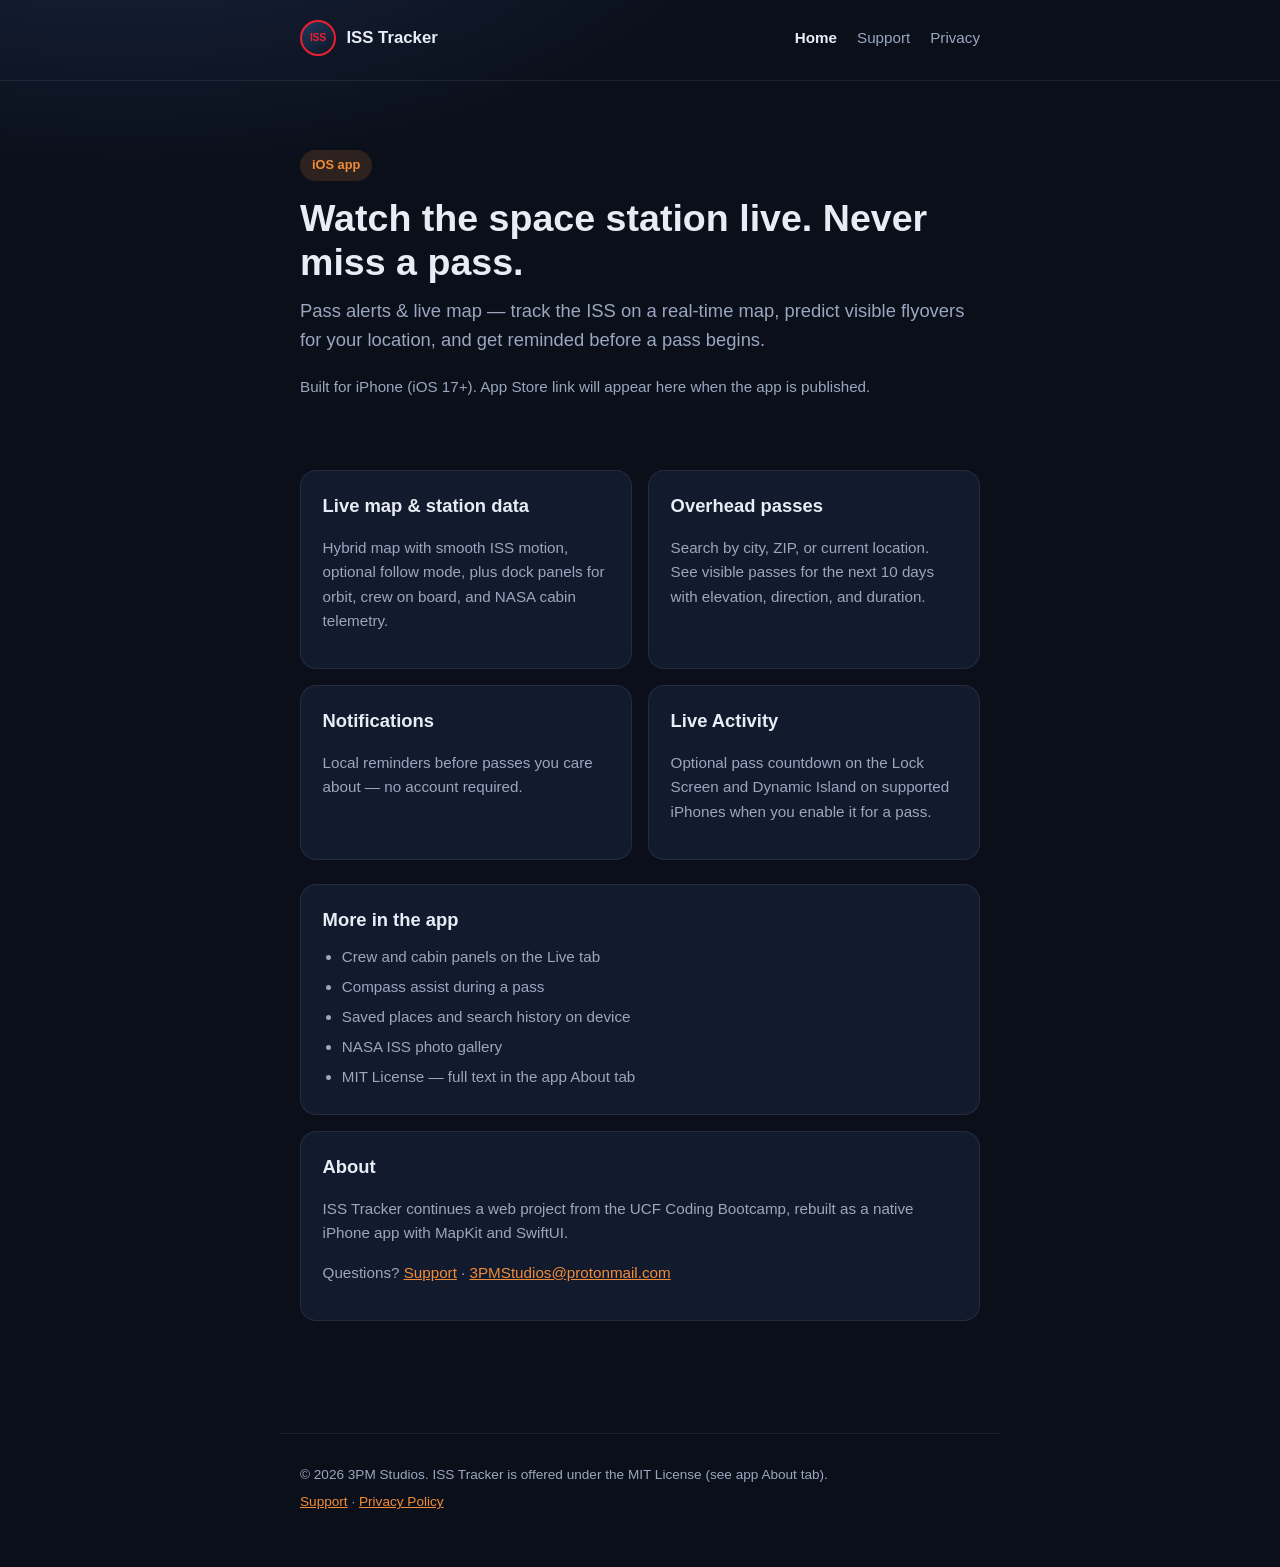
<file: docs/index.html>
<!DOCTYPE html>
<html lang="en">
  <head>
    <meta charset="utf-8" />
    <meta name="viewport" content="width=device-width, initial-scale=1" />
    <meta
      name="description"
      content="ISS Tracker for iPhone — live map, crew & cabin data, visible pass predictions, notifications, and Live Activity."
    />
    <title>ISS Tracker — Pass alerts &amp; live map</title>
    <link rel="stylesheet" href="site.css" />
  </head>
  <body>
    <header class="site-header">
      <div class="wrap">
        <a class="logo" href="index.html">
          <span class="logo-mark" aria-hidden="true">ISS</span>
          ISS Tracker
        </a>
        <nav aria-label="Site">
          <a href="index.html" aria-current="page">Home</a>
          <a href="support.html">Support</a>
          <a href="privacy.html">Privacy</a>
        </nav>
      </div>
    </header>

    <main class="wrap">
      <section class="hero">
        <p class="badge">iOS app</p>
        <h1>Watch the space station live. Never miss a pass.</h1>
        <p class="tagline">
          Pass alerts &amp; live map — track the ISS on a real-time map, predict visible
          flyovers for your location, and get reminded before a pass begins.
        </p>
        <p class="muted">
          Built for iPhone (iOS 17+). App Store link will appear here when the app is
          published.
        </p>
      </section>

      <div class="feature-grid">
        <article class="card">
          <h2>Live map &amp; station data</h2>
          <p class="muted">
            Hybrid map with smooth ISS motion, optional follow mode, plus dock panels for
            orbit, crew on board, and NASA cabin telemetry.
          </p>
        </article>
        <article class="card">
          <h2>Overhead passes</h2>
          <p class="muted">
            Search by city, ZIP, or current location. See visible passes for the next
            10 days with elevation, direction, and duration.
          </p>
        </article>
        <article class="card">
          <h2>Notifications</h2>
          <p class="muted">
            Local reminders before passes you care about — no account required.
          </p>
        </article>
        <article class="card">
          <h2>Live Activity</h2>
          <p class="muted">
            Optional pass countdown on the Lock Screen and Dynamic Island on supported
            iPhones when you enable it for a pass.
          </p>
        </article>
      </div>

      <article class="card">
        <h2>More in the app</h2>
        <ul class="muted">
          <li>Crew and cabin panels on the Live tab</li>
          <li>Compass assist during a pass</li>
          <li>Saved places and search history on device</li>
          <li>NASA ISS photo gallery</li>
          <li>MIT License — full text in the app About tab</li>
        </ul>
      </article>

      <article class="card">
        <h2>About</h2>
        <p class="muted">
          ISS Tracker continues a web project from the UCF Coding Bootcamp, rebuilt as a native iPhone app
          with MapKit and SwiftUI.
        </p>
        <p class="muted">
          Questions?
          <a href="support.html">Support</a>
          ·
          <a href="mailto:3PMStudios@protonmail.com">3PMStudios@protonmail.com</a>
        </p>
      </article>
    </main>

    <footer class="site-footer wrap">
      <p>© 2026 3PM Studios. ISS Tracker is offered under the MIT License (see app About tab).</p>
      <p>
        <a href="support.html">Support</a> · <a href="privacy.html">Privacy Policy</a>
      </p>
    </footer>
  </body>
</html>
</file>
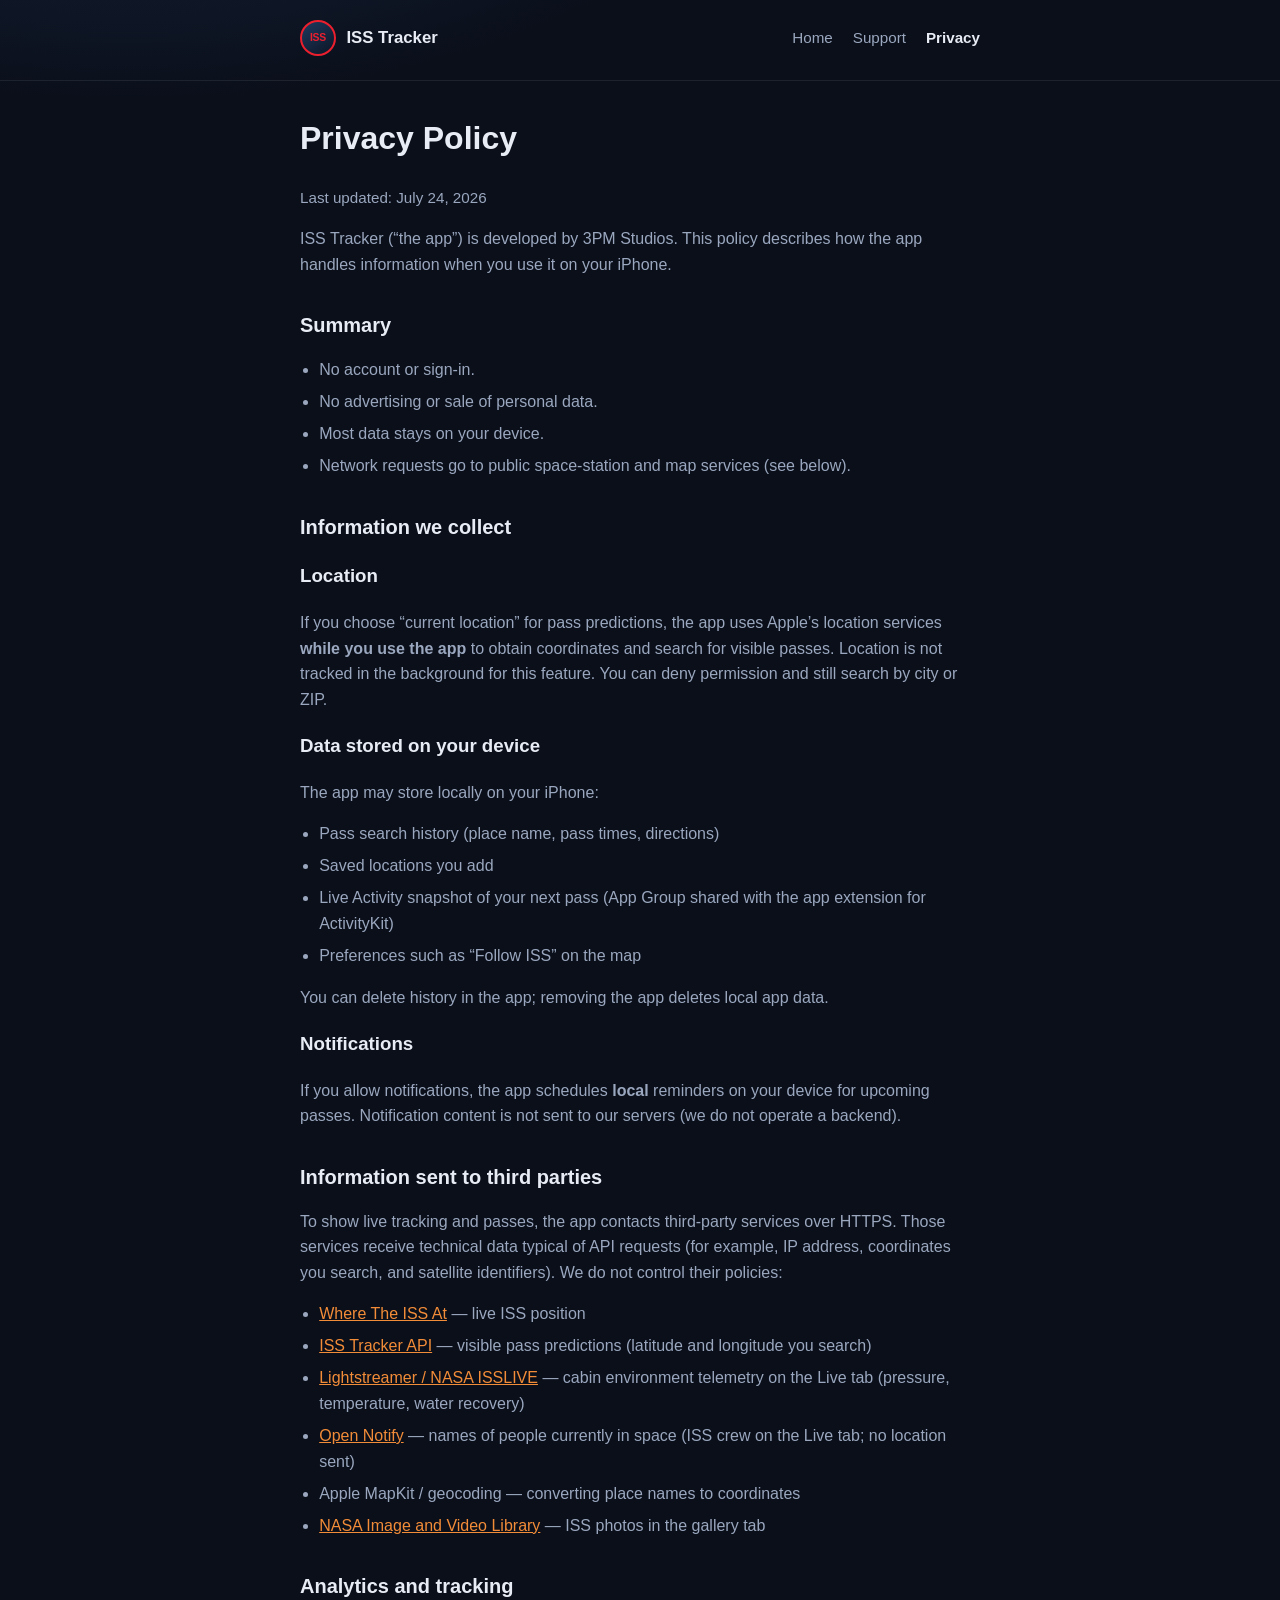
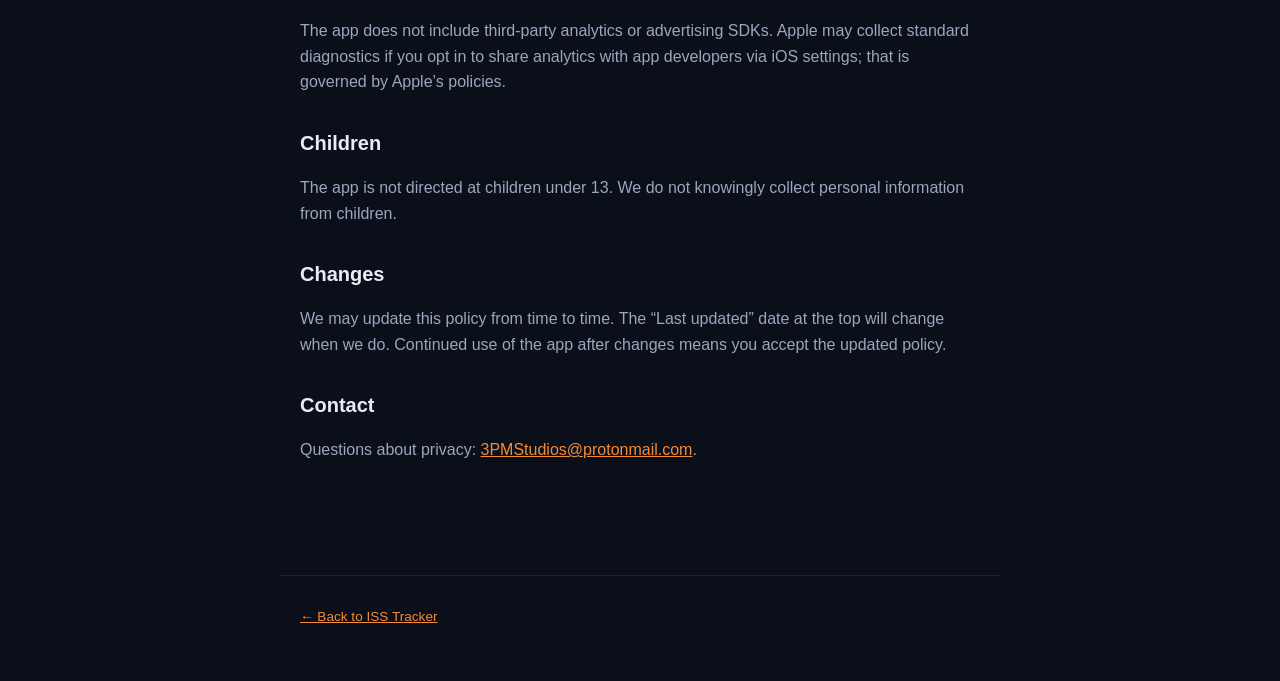
<file: docs/privacy.html>
<!DOCTYPE html>
<html lang="en">
  <head>
    <meta charset="utf-8" />
    <meta name="viewport" content="width=device-width, initial-scale=1" />
    <meta name="description" content="Privacy Policy for ISS Tracker on iPhone." />
    <title>Privacy Policy — ISS Tracker</title>
    <link rel="stylesheet" href="site.css" />
  </head>
  <body>
    <header class="site-header">
      <div class="wrap">
        <a class="logo" href="index.html">
          <span class="logo-mark" aria-hidden="true">ISS</span>
          ISS Tracker
        </a>
        <nav aria-label="Site">
          <a href="index.html">Home</a>
          <a href="support.html">Support</a>
          <a href="privacy.html" aria-current="page">Privacy</a>
        </nav>
      </div>
    </header>

    <main class="wrap prose">
      <h1>Privacy Policy</h1>
      <p class="muted">Last updated: July 24, 2026</p>

      <p>
        ISS Tracker (“the app”) is developed by 3PM Studios. This policy describes how
        the app handles information when you use it on your iPhone.
      </p>

      <h2>Summary</h2>
      <ul>
        <li>No account or sign-in.</li>
        <li>No advertising or sale of personal data.</li>
        <li>Most data stays on your device.</li>
        <li>Network requests go to public space-station and map services (see below).</li>
      </ul>

      <h2>Information we collect</h2>

      <h3>Location</h3>
      <p>
        If you choose “current location” for pass predictions, the app uses Apple’s
        location services <strong>while you use the app</strong> to obtain coordinates and
        search for visible passes. Location is not tracked in the background for this feature.
        You can deny permission and still search by city or ZIP.
      </p>

      <h3>Data stored on your device</h3>
      <p>The app may store locally on your iPhone:</p>
      <ul>
        <li>Pass search history (place name, pass times, directions)</li>
        <li>Saved locations you add</li>
        <li>Live Activity snapshot of your next pass (App Group shared with the app extension for ActivityKit)</li>
        <li>Preferences such as “Follow ISS” on the map</li>
      </ul>
      <p>You can delete history in the app; removing the app deletes local app data.</p>

      <h3>Notifications</h3>
      <p>
        If you allow notifications, the app schedules <strong>local</strong> reminders on
        your device for upcoming passes. Notification content is not sent to our servers
        (we do not operate a backend).
      </p>

      <h2>Information sent to third parties</h2>
      <p>
        To show live tracking and passes, the app contacts third-party services over HTTPS.
        Those services receive technical data typical of API requests (for example, IP
        address, coordinates you search, and satellite identifiers). We do not control their
        policies:
      </p>
      <ul>
        <li>
          <a href="https://wheretheiss.at/">Where The ISS At</a> — live ISS position
        </li>
        <li>
          <a href="https://iss.cdnspace.ca/">ISS Tracker API</a> — visible pass predictions
          (latitude and longitude you search)
        </li>
        <li>
          <a href="https://lightstreamer.com/">Lightstreamer / NASA ISSLIVE</a> — cabin
          environment telemetry on the Live tab (pressure, temperature, water recovery)
        </li>
        <li>
          <a href="http://open-notify.org/">Open Notify</a> — names of people currently in
          space (ISS crew on the Live tab; no location sent)
        </li>
        <li>Apple MapKit / geocoding — converting place names to coordinates</li>
        <li>
          <a href="https://images.nasa.gov/">NASA Image and Video Library</a> — ISS photos
          in the gallery tab
        </li>
      </ul>

      <h2>Analytics and tracking</h2>
      <p>
        The app does not include third-party analytics or advertising SDKs. Apple may
        collect standard diagnostics if you opt in to share analytics with app developers
        via iOS settings; that is governed by Apple’s policies.
      </p>

      <h2>Children</h2>
      <p>
        The app is not directed at children under 13. We do not knowingly collect personal
        information from children.
      </p>

      <h2>Changes</h2>
      <p>
        We may update this policy from time to time. The “Last updated” date at the top
        will change when we do. Continued use of the app after changes means you accept
        the updated policy.
      </p>

      <h2>Contact</h2>
      <p>
        Questions about privacy:
        <a href="mailto:3PMStudios@protonmail.com">3PMStudios@protonmail.com</a>.
      </p>
    </main>

    <footer class="site-footer wrap">
      <p><a href="index.html">← Back to ISS Tracker</a></p>
    </footer>
  </body>
</html>
</file>
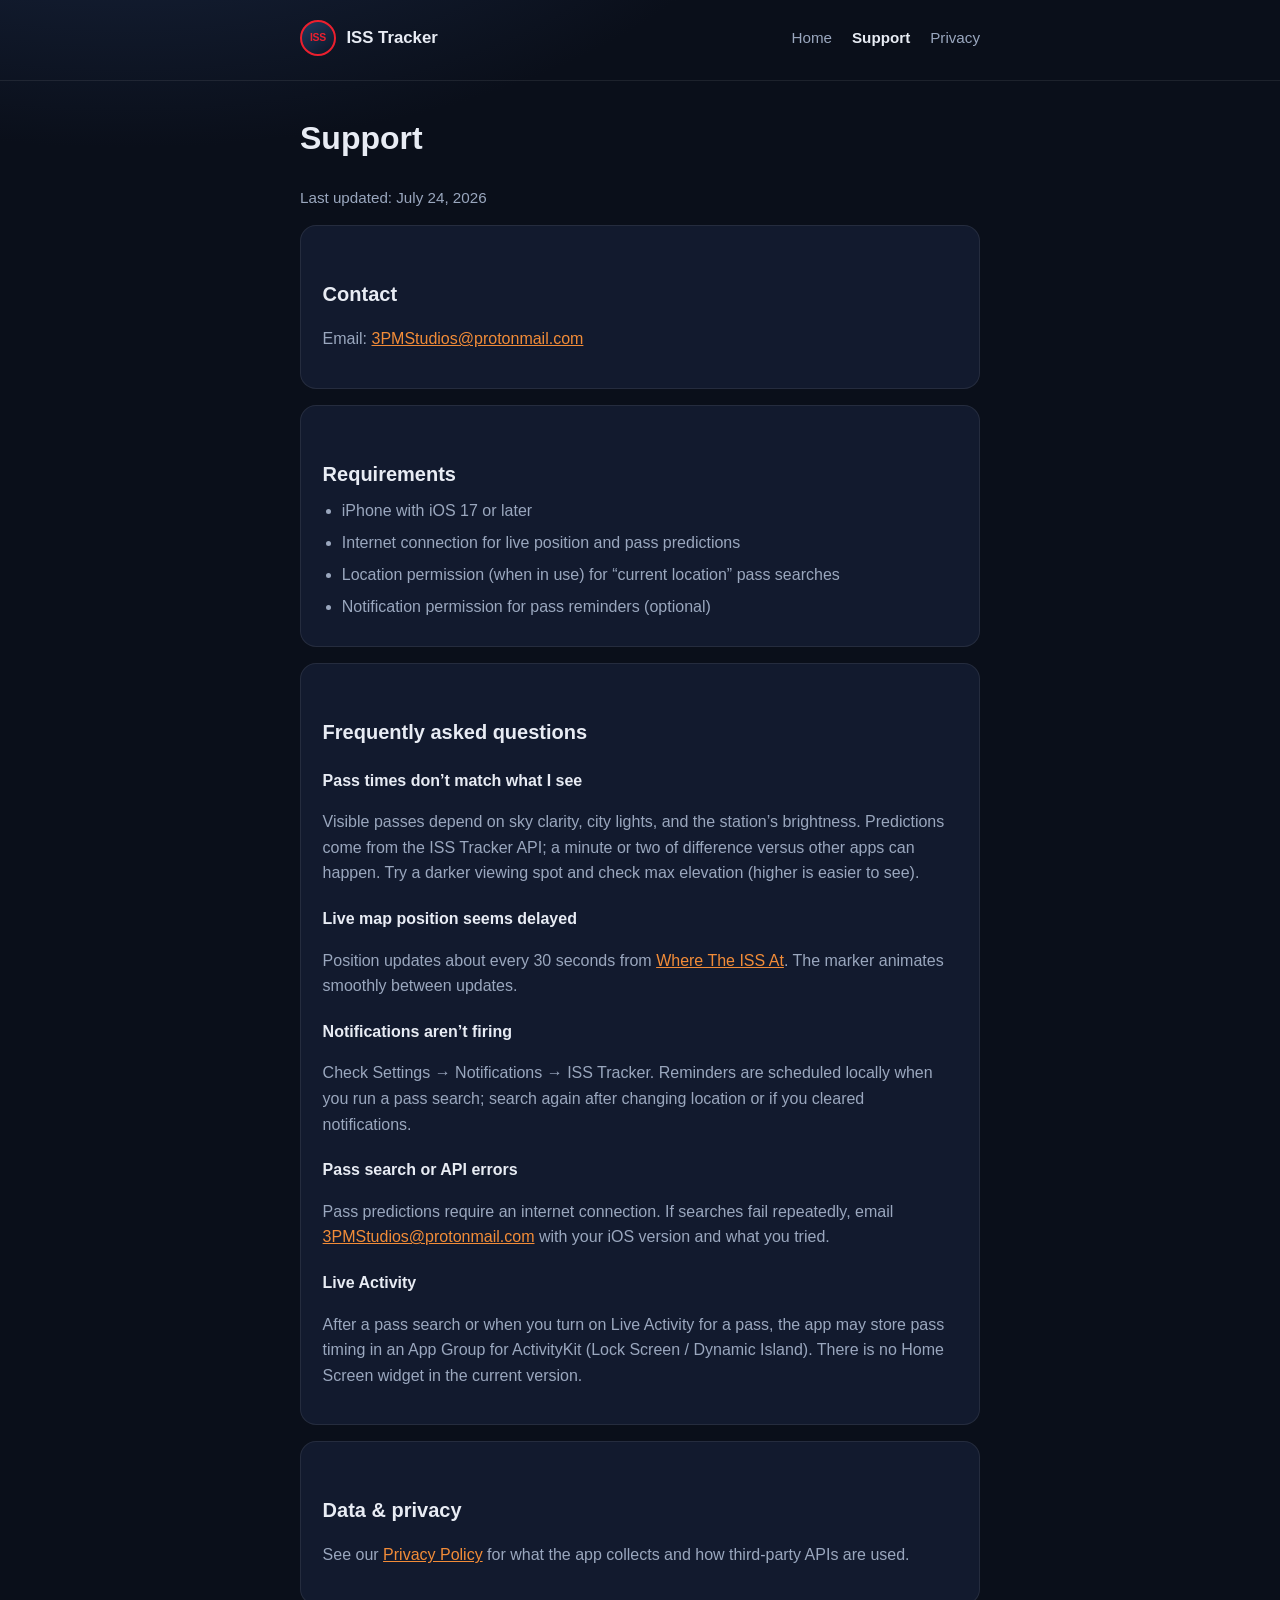
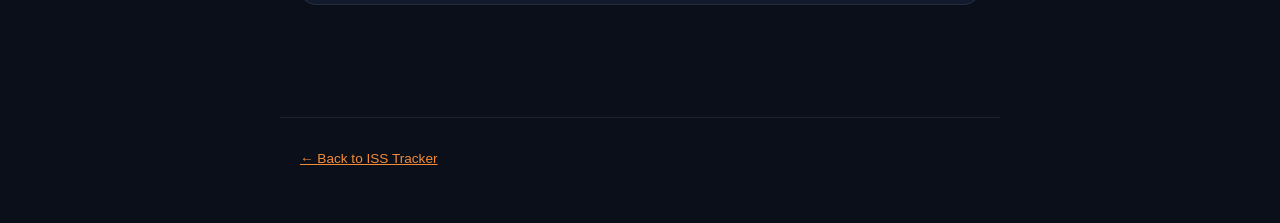
<file: docs/support.html>
<!DOCTYPE html>
<html lang="en">
  <head>
    <meta charset="utf-8" />
    <meta name="viewport" content="width=device-width, initial-scale=1" />
    <meta name="description" content="Support for ISS Tracker on iPhone." />
    <title>Support — ISS Tracker</title>
    <link rel="stylesheet" href="site.css" />
  </head>
  <body>
    <header class="site-header">
      <div class="wrap">
        <a class="logo" href="index.html">
          <span class="logo-mark" aria-hidden="true">ISS</span>
          ISS Tracker
        </a>
        <nav aria-label="Site">
          <a href="index.html">Home</a>
          <a href="support.html" aria-current="page">Support</a>
          <a href="privacy.html">Privacy</a>
        </nav>
      </div>
    </header>

    <main class="wrap prose">
      <h1>Support</h1>
      <p class="muted">Last updated: July 24, 2026</p>

      <article class="card">
        <h2>Contact</h2>
        <p>
          Email:
          <a href="mailto:3PMStudios@protonmail.com">3PMStudios@protonmail.com</a>
        </p>
      </article>

      <article class="card">
        <h2>Requirements</h2>
        <ul>
          <li>iPhone with iOS 17 or later</li>
          <li>Internet connection for live position and pass predictions</li>
          <li>Location permission (when in use) for “current location” pass searches</li>
          <li>Notification permission for pass reminders (optional)</li>
        </ul>
      </article>

      <article class="card">
        <h2>Frequently asked questions</h2>

        <h3>Pass times don’t match what I see</h3>
        <p>
          Visible passes depend on sky clarity, city lights, and the station’s brightness.
          Predictions come from the ISS Tracker API; a minute or two of difference versus other apps can
          happen. Try a darker viewing spot and check max elevation (higher is easier to see).
        </p>

        <h3>Live map position seems delayed</h3>
        <p>
          Position updates about every 30 seconds from
          <a href="https://wheretheiss.at/">Where The ISS At</a>. The marker animates
          smoothly between updates.
        </p>

        <h3>Notifications aren’t firing</h3>
        <p>
          Check Settings → Notifications → ISS Tracker. Reminders are scheduled locally when
          you run a pass search; search again after changing location or if you cleared
          notifications.
        </p>

        <h3>Pass search or API errors</h3>
        <p>
          Pass predictions require an internet connection. If searches
          fail repeatedly, email
          <a href="mailto:3PMStudios@protonmail.com">3PMStudios@protonmail.com</a>
          with your iOS version and what you tried.
        </p>

        <h3>Live Activity</h3>
        <p>
          After a pass search or when you turn on Live Activity for a pass, the app may store pass
          timing in an App Group for ActivityKit (Lock Screen / Dynamic Island). There is no Home
          Screen widget in the current version.
        </p>
      </article>

      <article class="card">
        <h2>Data &amp; privacy</h2>
        <p>
          See our <a href="privacy.html">Privacy Policy</a> for what the app collects and
          how third-party APIs are used.
        </p>
      </article>
    </main>

    <footer class="site-footer wrap">
      <p><a href="index.html">← Back to ISS Tracker</a></p>
    </footer>
  </body>
</html>
</file>
<file: docs/site.css>
:root {
  --accent: #f28c38;
  --iss-red: #eb1f2e;
  --bg: #0a0f1a;
  --bg-card: #121a2e;
  --text: #e8ecf4;
  --muted: #9aa7be;
  --border: rgba(255, 255, 255, 0.08);
  --max: 720px;
  --font: -apple-system, BlinkMacSystemFont, "Segoe UI", Roboto, Helvetica, Arial, sans-serif;
}

*,
*::before,
*::after {
  box-sizing: border-box;
}

html {
  scroll-behavior: smooth;
}

body {
  margin: 0;
  font-family: var(--font);
  background: radial-gradient(1200px 600px at 10% -10%, #1a2844 0%, var(--bg) 55%);
  color: var(--text);
  line-height: 1.6;
  min-height: 100vh;
}

a {
  color: var(--accent);
}

a:hover {
  color: #ffb066;
}

.wrap {
  max-width: var(--max);
  margin: 0 auto;
  padding: 0 1.25rem 3rem;
}

.site-header {
  padding: 1.25rem 0 0.5rem;
  border-bottom: 1px solid var(--border);
  margin-bottom: 2rem;
}

.site-header .wrap {
  display: flex;
  flex-wrap: wrap;
  align-items: center;
  justify-content: space-between;
  gap: 1rem;
  padding-bottom: 1rem;
}

.logo {
  display: flex;
  align-items: center;
  gap: 0.65rem;
  text-decoration: none;
  color: var(--text);
  font-weight: 700;
  font-size: 1.05rem;
}

.logo-mark {
  width: 36px;
  height: 36px;
  border-radius: 50%;
  border: 2px solid var(--iss-red);
  background: linear-gradient(145deg, #1e3a5f, #0d1525);
  display: grid;
  place-items: center;
  font-size: 0.65rem;
  font-weight: 800;
  color: var(--iss-red);
  letter-spacing: -0.02em;
}

nav {
  display: flex;
  flex-wrap: wrap;
  gap: 0.35rem 1.25rem;
  font-size: 0.95rem;
}

nav a {
  text-decoration: none;
  color: var(--muted);
}

nav a[aria-current="page"] {
  color: var(--text);
  font-weight: 600;
}

.hero {
  padding: 1.5rem 0 2rem;
}

.hero h1 {
  font-size: clamp(1.85rem, 5vw, 2.35rem);
  line-height: 1.15;
  margin: 0 0 0.75rem;
}

.hero .tagline {
  font-size: 1.15rem;
  color: var(--muted);
  margin: 0 0 1.25rem;
}

.badge {
  display: inline-block;
  font-size: 0.8rem;
  font-weight: 600;
  padding: 0.35rem 0.75rem;
  border-radius: 999px;
  background: rgba(242, 140, 56, 0.15);
  color: var(--accent);
  margin-bottom: 1rem;
}

.card {
  background: var(--bg-card);
  border: 1px solid var(--border);
  border-radius: 16px;
  padding: 1.25rem 1.35rem;
  margin-bottom: 1rem;
}

.card h2 {
  margin: 0 0 0.65rem;
  font-size: 1.15rem;
}

.card h3 {
  margin: 1.25rem 0 0.5rem;
  font-size: 1rem;
}

.card ul {
  margin: 0.5rem 0 0;
  padding-left: 1.2rem;
}

.card li {
  margin-bottom: 0.35rem;
}

.feature-grid {
  display: grid;
  gap: 1rem;
  margin: 1.5rem 0;
}

@media (min-width: 560px) {
  .feature-grid {
    grid-template-columns: 1fr 1fr;
  }
}

.feature-grid .card {
  margin: 0;
}

.muted {
  color: var(--muted);
  font-size: 0.95rem;
}

.prose h2 {
  font-size: 1.25rem;
  margin-top: 2rem;
  margin-bottom: 0.5rem;
}

.prose p,
.prose ul {
  color: var(--muted);
}

.prose ul {
  padding-left: 1.2rem;
}

.prose li {
  margin-bottom: 0.4rem;
}

.site-footer {
  margin-top: 3rem;
  padding-top: 1.5rem;
  border-top: 1px solid var(--border);
  font-size: 0.85rem;
  color: var(--muted);
}

.site-footer p {
  margin: 0.35rem 0;
}
</file>
